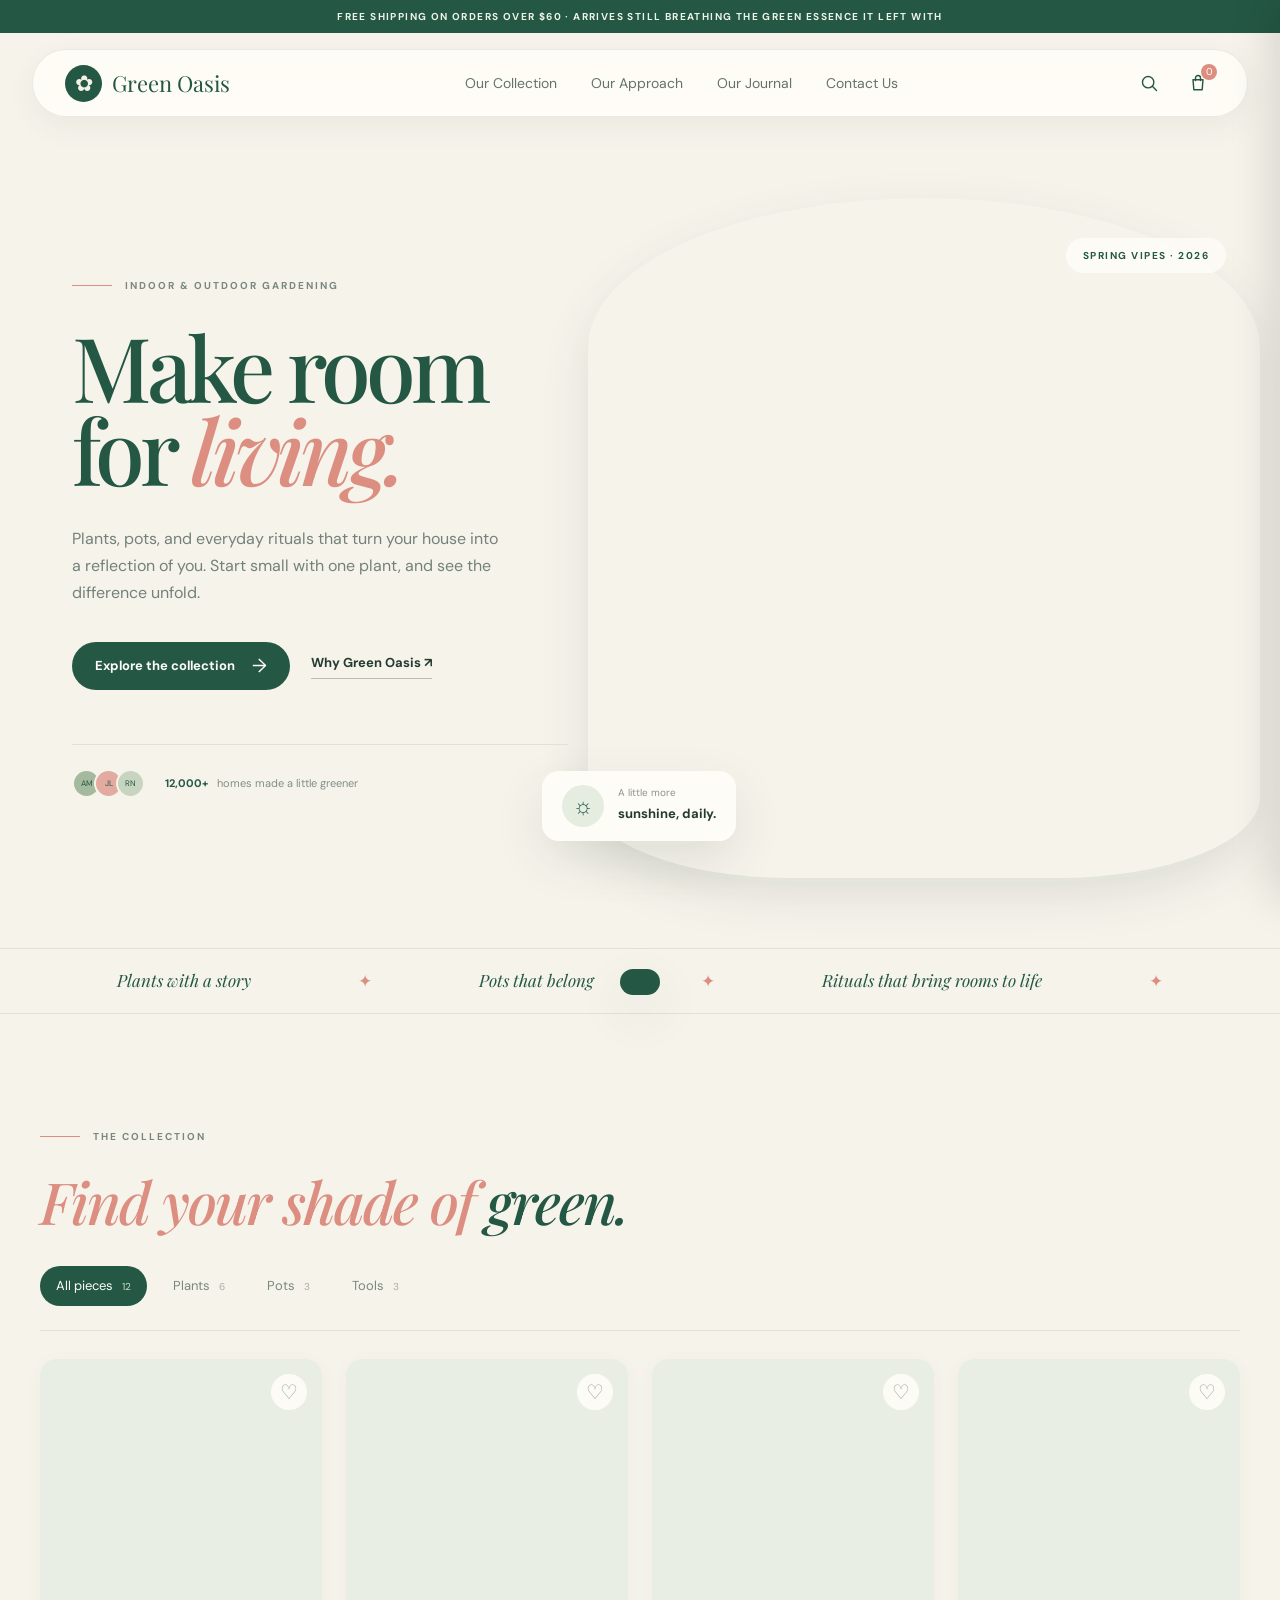
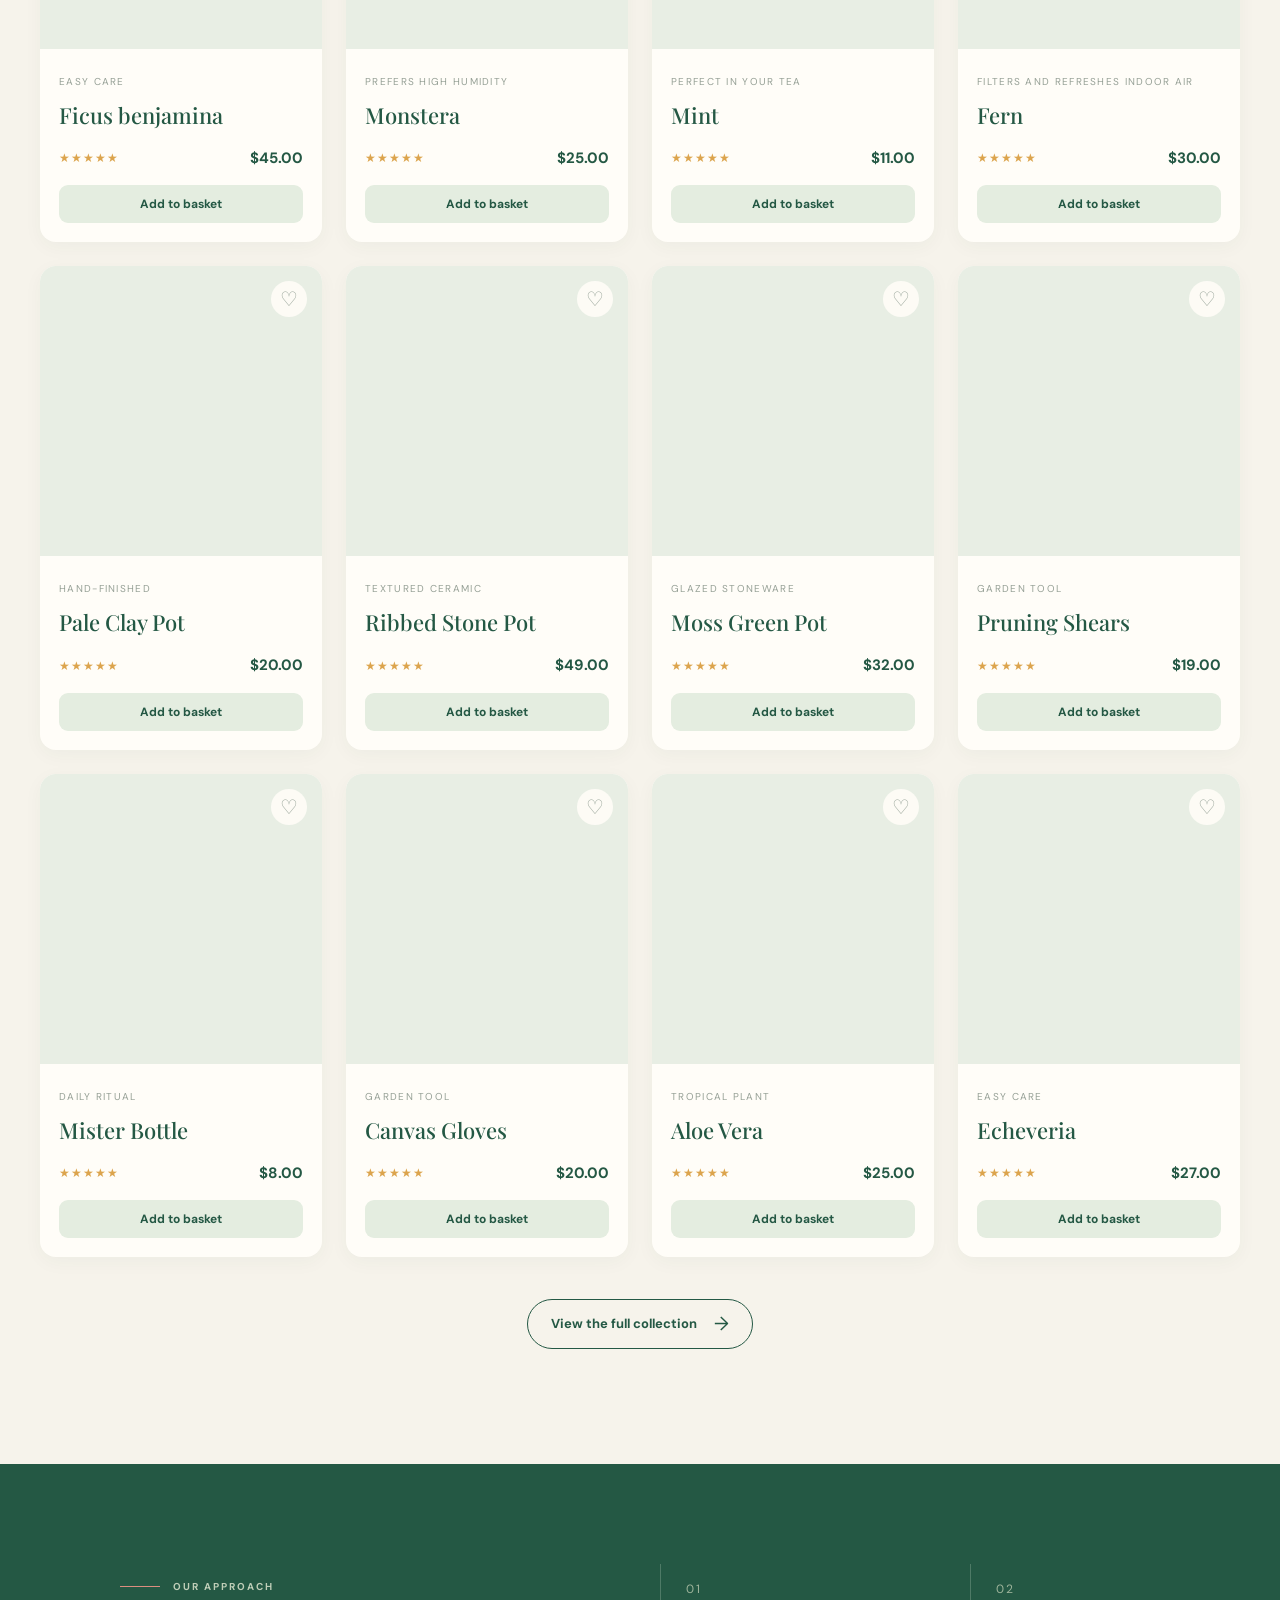
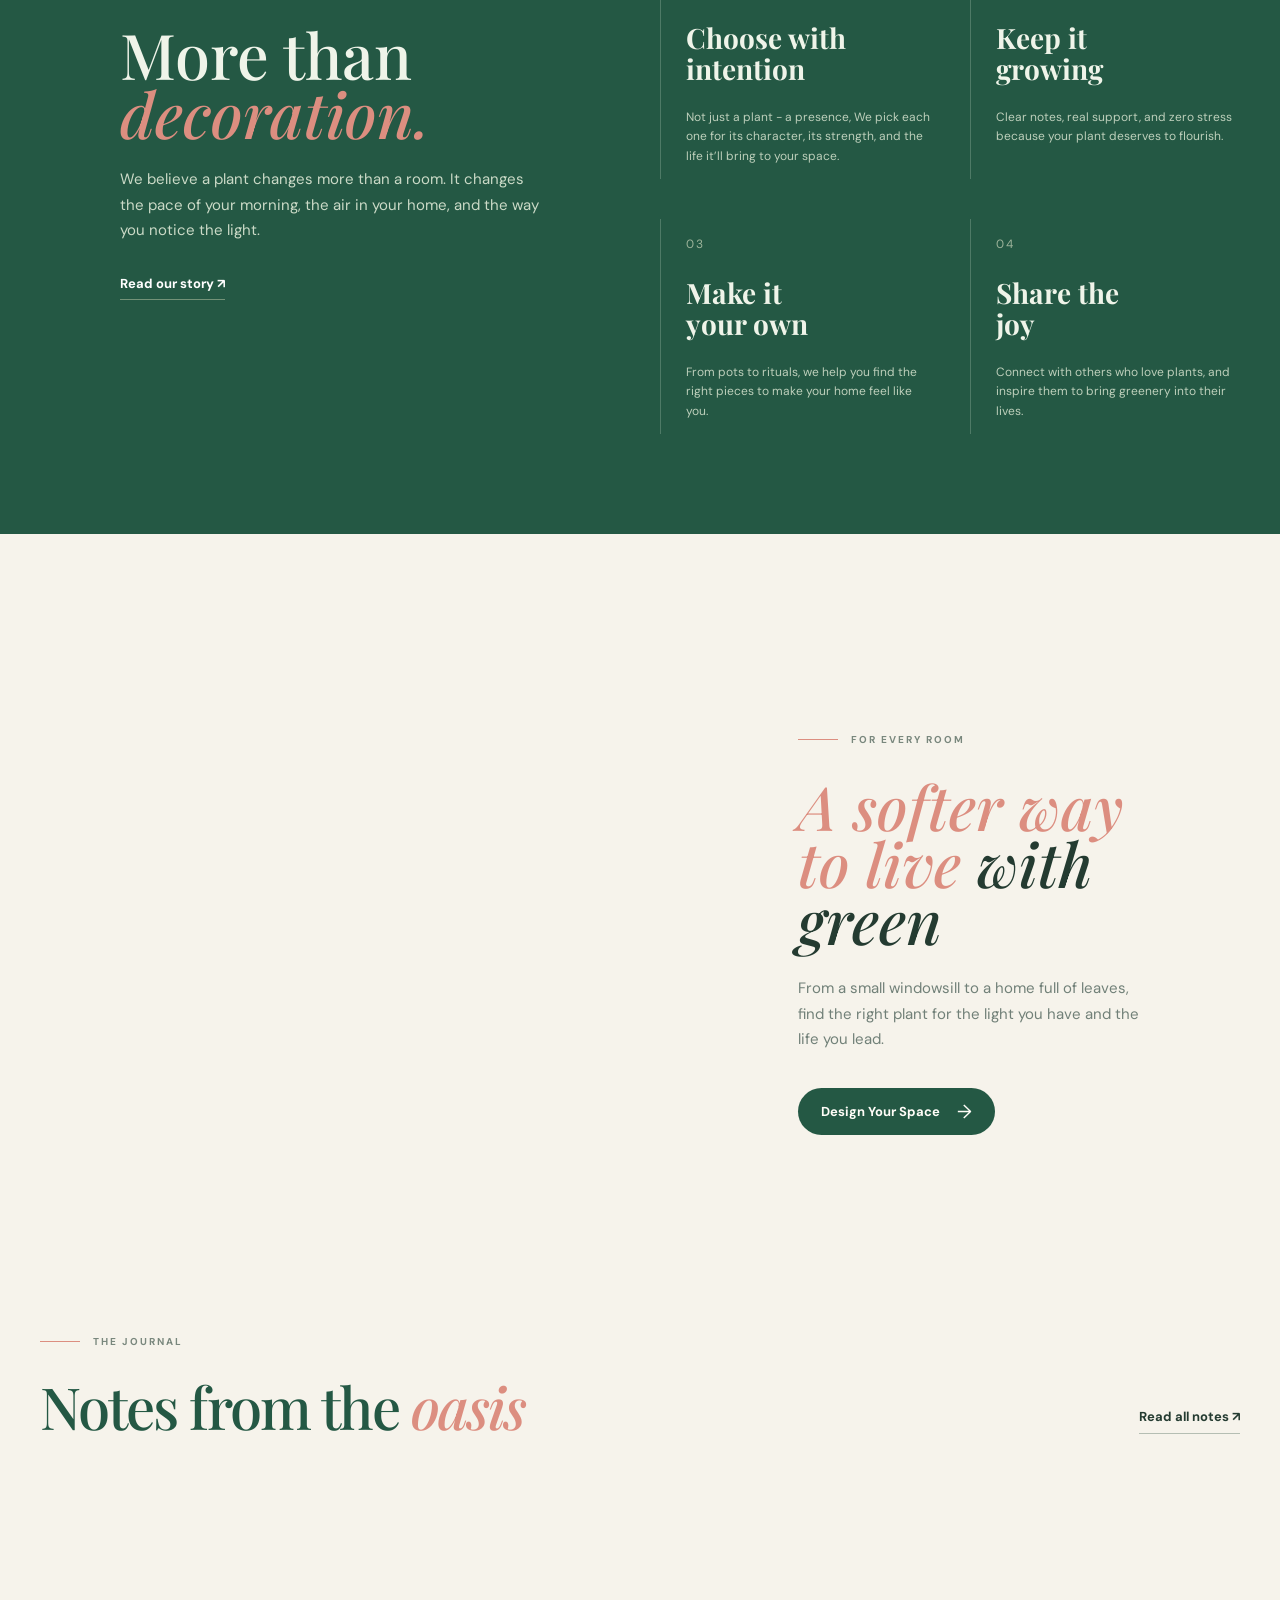
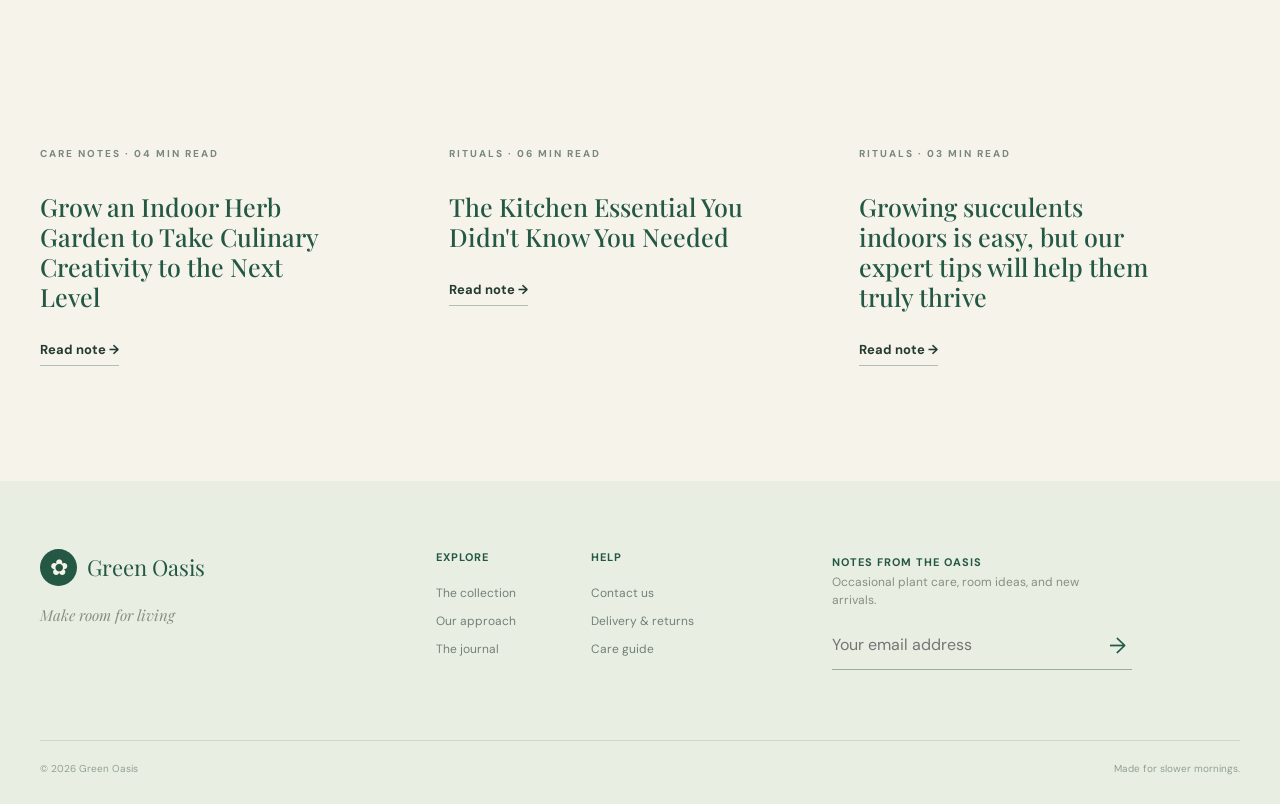
<file: index.htm>
<!doctype html>
<html lang="en">
  <head>
    <meta charset="UTF-8" />
    <meta name="viewport" content="width=device-width, initial-scale=1.0" />
    <meta name="description" content="Green Oasis — plants, pots, tools, and little rituals for homes that feel more like you." />
    <meta name="viewport" content="width=device-width, initial-scale=1.0" />
    <title> Green Oasis — Indoor gardening</title>
    <link rel="preconnect" href="https://fonts.googleapis.com" />
    <link rel="preconnect" href="https://fonts.gstatic.com" crossorigin />
    <link href="https://fonts.googleapis.com/css2?family=DM+Sans:wght@400;500;600;700&family=Playfair+Display:ital,wght@0,500;0,600;1,500;1,600&display=swap" rel="stylesheet" />
    <link rel="stylesheet" href="style.css" />
    <link rel="icon" href="data:image/svg+xml,<svg xmlns='http://www.w3.org/2000/svg' viewBox='0 0 100 100'><rect width='100' height='100' rx='30' ry='30' fill='%23245844'/><g fill='none' stroke='%23a9bba3' stroke-width='3.5' stroke-linecap='round' stroke-linejoin='round'><path d='M50 85 L50 40'/><path d='M50 55 C35 55 25 42 28 25 C45 25 55 38 50 55 Z'/><path d='M50 48 C65 48 75 36 72 20 C55 20 45 32 50 48 Z'/></g></svg>">

  </head>
  <body>
    <div class="announcement">FREE SHIPPING ON ORDERS OVER $60 · ARRIVES STILL BREATHING THE GREEN ESSENCE IT LEFT WITH </div>

    <header class="site-header" id="site-header">
      <a href="#top" class="brand" data-testid="link-brand">
        <span class="brand-mark" aria-hidden="true">✿</span>
        <span>Green Oasis</span>
      </a>
      <nav class="desktop-nav" aria-label="Main navigation">
        <a href="#collection" data-testid="link-collection">Our Collection</a>
        <a href="#approach" data-testid="link-approach">Our Approach</a>
        <a href="#journal" data-testid="link-journal">Our Journal</a>
        <a href="#contact" data-testid="link-contact">Contact Us</a>
      </nav>
      <div class="header-actions">
        <button class="icon-button" id="search-button" aria-label="Search" data-testid="button-search">
          <svg viewBox="0 0 24 24" aria-hidden="true"><circle cx="11" cy="11" r="6.8"></circle><path d="m16 16 5 5"></path></svg>
        </button>
        <button class="icon-button cart-button" id="cart-button" aria-label="Open cart" data-testid="button-cart">
          <svg viewBox="0 0 24 24" aria-hidden="true"><path d="M6 8h12l-1 12H7L6 8Z"></path><path d="M9 9V6a3 3 0 0 1 6 0v3"></path></svg>
          <span class="cart-count" id="cart-count">0</span>
        </button>
        <button class="menu-button" id="menu-button" aria-label="Open menu" data-testid="button-menu">
          <span></span><span></span>
        </button>
      </div>
    </header>

    <main id="top">
      <section class="hero reveal">
        <div class="hero-copy">
          <p class="eyebrow"><span></span> INDOOR & OUTDOOR GARDENING</p>
          <h1>Make room<br />for <em>living.</em></h1>
          <p class="hero-text">Plants, pots, and everyday rituals that turn your house into a reflection of you. Start small with one plant, and see the difference unfold.</p>
          <div class="hero-actions">
            <a href="#collection" class="button button-dark" data-testid="button-explore">Explore the collection <span>→</span></a>
            <a href="#approach" class="text-link" data-testid="link-why">Why Green Oasis <span>↗</span></a>
          </div>
          <div class="hero-proof">
            <div class="avatar-stack"><span>AM</span><span>JL</span><span>RN</span></div>
            <strong>12,000+</strong> homes made a little greener
          </div>
        </div>
        <div class="hero-image-wrap">
          <div class="hero-image" role="img" aria-label="Sunlit room with plants" style="background-image: url('https://i.pinimg.com/736x/1e/f9/85/1ef98598164596736918eaf9b61f18f6.jpg?auto=format&fit=crop&w=1200&q=85')"></div>
          <span class="hero-tag">SPRING VIPES · 2026</span>
          <div class="hero-note"><span class="sun-icon">☼</span><small>A little more</small><strong>sunshine, daily.</strong></div>
        </div>
      </section>

      <section class="marquee" aria-label="Green Oasis promise">
        <span>Plants with a story</span><i>✦</i><span>Pots that belong</span><i>✦</i><span>Rituals that bring rooms to life</span><i>✦</i>
      </section>

      <section class="section collection-section reveal" id="collection">
        <div class="section-heading">
          <div><p class="eyebrow"><span></span> THE COLLECTION</p><h2><em>Find your shade of </em><i> green.</i></h2></div>
        </div>
        <div class="filter-row" role="group" aria-label="Filter products">
          <button class="filter active" data-category="all" data-testid="filter-all">All pieces <span>12</span></button>
          <button class="filter" data-category="plant" data-testid="filter-plants">Plants <span>6</span></button>
          <button class="filter" data-category="pot" data-testid="filter-pots">Pots <span>3</span></button>
          <button class="filter" data-category="tool" data-testid="filter-tools">Tools <span>3</span></button>
        </div>
        <div class="product-grid" id="product-grid"></div>
        <div class="center-action"><button class="button button-light" id="view-all" data-testid="button-view-all">View the full collection <span>→</span></button></div>
      </section>

      <section class="approach-section reveal" id="approach">
        <div class="section approach-copy">
          <p class="eyebrow light"><span></span> OUR APPROACH</p>
          <h2>More than<br /><em>decoration.</em></h2>
          <p>We believe a plant changes more than a room. It changes the pace of your morning, the air in your home, and the way you notice the light.</p>
          <a href="#journal" class="light-link" data-testid="link-read-story">Read our story <span>↗</span></a>
        </div>
        <div class="approach-stat-grid">
        <div class="approach-stat"><span>01</span><strong>Choose with<br />intention</strong><p>Not just a plant - a presence, We pick each one for its character, its strength, and the life it’ll bring to your space.</p></div>
        <div class="approach-stat"><span>02</span><strong>Keep it<br />growing</strong><p>Clear notes, real support, and zero stress because your plant deserves to flourish.</p></div>
        <div class="approach-stat"><span>03</span><strong>Make it<br />your own</strong><p>From pots to rituals, we help you find the right pieces to make your home feel like you.</p></div>
        <div class="approach-stat"><span>04</span><strong>Share the<br />joy</strong><p>Connect with others who love plants, and inspire them to bring greenery into their lives.</p></div>
      </div>
      </section>

      <section class="room-section section reveal">
        <div class="room-image" role="img" aria-label="Lush plants on a shelf" style="background-image:url('https://i.pinimg.com/736x/9e/b2/2a/9eb22a0d73c68008234f40cc682c15f4.jpg')"></div>
        <div class="room-copy"><p class="eyebrow"><span></span> FOR EVERY ROOM</p>
          <h2><em>A softer way<br />to live </em> <i> with green </i></h2>
          <p>From a small windowsill to a home full of leaves, find the right plant for the light you have and the life you lead.</p>
          <a href="#collection" class="button button-dark" data-testid="button-shop-plants"> Design Your Space <span>→</span></a></div>
      </section>

      <section class="journal-section section reveal" id="journal">
        <div class="section-heading"><div><p class="eyebrow"><span></span> THE JOURNAL</p><h2>Notes from the <em>oasis</em></h2></div><a class="text-link" href="#journal" data-testid="link-all-journal">Read all notes <span>↗</span></a></div>
        <div class="journal-grid">
          <article class="journal-card"><div class="journal-image image-one"></div><p class="eyebrow">CARE NOTES · 04 MIN READ</p><h3>Grow an Indoor Herb Garden to Take Culinary Creativity to the Next Level</h3><a href="#journal" class="read-link" data-testid="link-journal-light">Read note <span>→</span></a></article>
          <article class="journal-card"><div class="journal-image image-two"></div><p class="eyebrow">RITUALS · 06 MIN READ</p><h3>The Kitchen Essential You Didn't Know You Needed</h3><a href="#journal" class="read-link" data-testid="link-journal-rental">Read note <span>→</span></a></article>
          <article class="journal-card"><div class="journal-image image-three"></div><p class="eyebrow">RITUALS · 03 MIN READ</p><h3>Growing succulents indoors is easy, but our expert tips will help them truly thrive</h3><a href="#journal" class="read-link" data-testid="link-journal-reset">Read note <span>→</span></a></article>
        </div>
      </section>
    </main>

    <footer class="footer" id="contact">
      <div><a href="#top" class="brand footer-brand" data-testid="link-footer-brand"><span class="brand-mark">✿</span><span>Green Oasis</span></a><p>Make room for living</p></div>
      <div class="footer-links"><div><strong>Explore</strong><a href="#collection">The collection</a><a href="#approach">Our approach</a><a href="#journal">The journal</a></div>
      <div><strong>Help</strong><a href="mailto:hello@greenoasis.example">Contact us</a>
        <a href="#top">Delivery & returns</a><a href="#top">Care guide</a></div></div>
      <div class="newsletter"><strong>Notes from the oasis</strong>
        <p>Occasional plant care, room ideas, and new arrivals.</p>
        <form id="newsletter-form"><label class="sr-only" for="email">Email address</label>
          <input id="email" type="email" placeholder="Your email address" required />
          <button type="submit" aria-label="Subscribe" data-testid="button-subscribe">→</button></form></div>
      <div class="copyright">© 2026 Green Oasis <span>Made for slower mornings.</span></div>
    </footer>

    <div class="mobile-nav" id="mobile-nav" aria-hidden="true"><button class="close-menu" id="close-menu" aria-label="Close menu">×</button><a href="#collection">The collection</a><a href="#approach">Our approach</a><a href="#journal">The journal</a></div>
    <aside class="cart-drawer" id="cart-drawer" aria-hidden="true"><div class="drawer-head"><h2>Your basket</h2><button id="close-cart" aria-label="Close cart">×</button></div>
      <div id="cart-items" class="cart-items"></div>
      <div class="cart-footer"><div><span>Subtotal</span>
        <strong id="cart-total">$0.00</strong></div><button class="button button-dark full" id="checkout-button" data-testid="button-checkout">Continue to checkout <span>→</span></button></div></aside>
    <div class="drawer-backdrop" id="drawer-backdrop"></div>
    <div class="toast" id="toast" role="status"></div>
    <script src="script.js"></script>
  </body>
</html>
</file>
<file: style.css>
:root {
  --forest: #245844;
  --ink: #243b31;
  --sage: #a9bba3;
  --mint: #e4ede0;
  --cream: #f6f3eb;
  --paper: #fffdf8;
  --clay: #dc8e80;
  --muted: #718078;
  --line: #dce4d9;
  --shadow: 0 18px 50px rgba(35, 65, 48, .11);
  --serif: "Playfair Display", Georgia, serif;
  --sans: "DM Sans", Arial, sans-serif;
}

* {
  box-sizing: border-box;
}

html {
  scroll-behavior: smooth;
}

body {
  margin: 0;
  background: var(--cream);
  color: var(--ink);
  font-family: var(--sans);
  line-height: 1.5;
}

a {
  color: inherit;
  text-decoration: none;
}

button,
input {
  font: inherit;
}

button {
  cursor: pointer;
  border: 0;
  background: none;
  color: inherit;
}

.sr-only {
  position: absolute;
  width: 1px;
  height: 1px;
  padding: 0;
  margin: -1px;
  overflow: hidden;
  clip: rect(0, 0, 0, 0);
  white-space: nowrap;
  border: 0;
}

.announcement {
  height: 33px;
  background: var(--forest);
  color: #eef3e8;
  text-align: center;
  font-size: 10px;
  letter-spacing: 1.4px;
  font-weight: 700;
  padding: 9px 16px;
}

.site-header {
  position: fixed;
  z-index: 10;
  top: 49px;
  left: 50%;
  transform: translateX(-50%);
  width: min(95%, 1376px);
  height: 68px;
  display: flex;
  align-items: center;
  justify-content: space-between;
  padding: 0 32px;
  background: rgba(255, 253, 248, .9);
  border: 1px solid rgba(36, 88, 68, .1);
  border-radius: 40px;
  box-shadow: 0 10px 30px rgba(35, 65, 48, .06);
  -webkit-backdrop-filter: blur(10px);
  backdrop-filter: blur(12px);
  transition: transform .35s ease, opacity .35s ease;
}

.site-header.is-hidden {
  transform: translate(-50%, -130%);
  opacity: 0;
}

.brand {
  display: flex;
  align-items: center;
  gap: 10px;
  font-family: var(--serif);
  font-size: 22px;
  color: var(--forest);
}

.brand-mark {
  width: 37px;
  height: 37px;
  border-radius: 50%;
  display: grid;
  place-items: center;
  background: var(--forest);
  color: #f5f2e8;
  font-family: Georgia;
  font-size: 22px;
}

.desktop-nav {
  display: flex;
  gap: 34px;
  font-size: 14px;
  color: #64736a;
}

.desktop-nav a:hover,
.text-link:hover,
.read-link:hover {
  color: var(--forest);
}

.header-actions {
  display: flex;
  align-items: center;
  gap: 15px;
}

.icon-button {
  width: 34px;
  height: 34px;
  display: grid;
  place-items: center;
  position: relative;
}

.icon-button svg {
  width: 20px;
  height: 20px;
  fill: none;
  stroke: var(--forest);
  stroke-width: 1.7;
  stroke-linecap: round;
  stroke-linejoin: round;
}

.icon-button:hover {
  background: var(--mint);
  border-radius: 50%;
}

.cart-count {
  position: absolute;
  right: -2px;
  top: -2px;
  min-width: 16px;
  height: 16px;
  padding: 0 4px;
  border-radius: 9px;
  background: var(--clay);
  color: white;
  font-size: 10px;
  line-height: 16px;
  text-align: center;
}

.menu-button {
  display: none;
  width: 34px;
  height: 34px;
}

.menu-button span {
  display: block;
  width: 22px;
  height: 1px;
  background: var(--forest);
  margin: 6px auto;
}

.hero {
  min-height: 870px;
  max-width: 1376px;
  margin: auto;
  padding: 165px 40px 70px;
  display: grid;
  grid-template-columns: 44% 56%;
  align-items: center;
  gap: 20px;
}

.hero-copy {
  padding-left: 32px;
  position: relative;
  z-index: 1;
}

.eyebrow {
  font-size: 10px;
  letter-spacing: 2px;
  color: #79877d;
  font-weight: 700;
  margin: 0 0 31px;
  display: flex;
  align-items: center;
  gap: 13px;
}

.eyebrow span {
  display: block;
  width: 40px;
  height: 1px;
  background: var(--clay);
}

h1,
h2,
h3,
p {
  margin-top: 0;
}

h1,
h2 {
  font-family: var(--serif);
  font-weight: 500;
  line-height: .93;
}

h1 {
  font-size: clamp(64px, 7vw, 115px);
  letter-spacing: -5px;
  margin-bottom: 34px;
  color: var(--forest);
}

h1 em,
h2 em {
  font-weight: 500;
  color: var(--clay);
}

.hero-text {
  max-width: 430px;
  color: #738279;
  font-size: 16px;
  line-height: 1.7;
  margin-bottom: 36px;
}

.hero-actions {
  display: flex;
  align-items: center;
  gap: 21px;
}

.button {
  display: inline-flex;
  align-items: center;
  justify-content: center;
  gap: 17px;
  border-radius: 28px;
  padding: 14px 23px;
  font-size: 13px;
  font-weight: 700;
  transition: transform .2s, background .2s, box-shadow .2s;
}

.button span {
  font-size: 19px;
  font-weight: 400;
  line-height: 0;
}

.button:hover {
  transform: translateY(-3px);
  box-shadow: 0 10px 20px rgba(35, 65, 48, .12);
}

.button-dark {
  background: var(--forest);
  color: #fffdf8;
}

.button-light {
  background: transparent;
  border: 1px solid var(--forest);
  color: var(--forest);
}

.text-link,
.light-link,
.read-link {
  font-size: 13px;
  font-weight: 700;
  border-bottom: 1px solid #b5beb3;
  padding-bottom: 6px;
}

.hero-proof {
  border-top: 1px solid var(--line);
  margin-top: 54px;
  padding-top: 24px;
  display: flex;
  align-items: center;
  gap: 9px;
  color: #819087;
  font-size: 11px;
}

.hero-proof strong {
  color: var(--forest);
  margin-left: 4px;
}

.avatar-stack {
  display: flex;
  margin-right: 7px;
}

.avatar-stack span {
  height: 29px;
  width: 29px;
  border-radius: 50%;
  display: grid;
  place-items: center;
  background: #c7d4bf;
  color: var(--forest);
  border: 2px solid var(--cream);
  font-size: 8px;
  margin-left: -7px;
}

.avatar-stack span:first-child {
  margin-left: 0;
  background: #a4b99e;
}

.avatar-stack span:nth-child(2) {
  background: #e3aa9f;
}

.hero-image-wrap {
  height: 680px;
  position: relative;
}

.hero-image {
  height: 100%;
  width: 100%;
  border-radius: 50% 50% 30% 30% / 22% 22% 12% 12%;
  background-size: cover;
  background-position: center;
  box-shadow: var(--shadow);
}

.hero-tag {
  position: absolute;
  right: 34px;
  top: 40px;
  background: rgba(255, 253, 248, .82);
  border-radius: 22px;
  padding: 10px 17px;
  font-size: 10px;
  letter-spacing: 1.5px;
  color: var(--forest);
  font-weight: 700;
}

.hero-note {
  position: absolute;
  bottom: 37px;
  left: -46px;
  padding: 14px 20px;
  background: rgba(255, 253, 248, .95);
  border-radius: 17px;
  box-shadow: var(--shadow);
  display: grid;
  grid-template-columns: 45px 1fr;
  column-gap: 11px;
}

.sun-icon {
  grid-row: span 2;
  display: grid;
  place-items: center;
  width: 42px;
  height: 42px;
  border-radius: 50%;
  background: var(--mint);
  font-size: 23px;
  color: var(--forest);
}

.hero-note small {
  font-size: 10px;
  color: #8a948a;
}

.hero-note strong {
  font-size: 13px;
}

.marquee {
  border-top: 1px solid var(--line);
  border-bottom: 1px solid var(--line);
  padding: 19px 5%;
  display: flex;
  justify-content: space-around;
  color: var(--forest);
  font-family: var(--serif);
  font-style: italic;
  font-size: 17px;
}

.marquee i {
  font-style: normal;
  color: var(--clay);
}

.section {
  max-width: 1280px;
  margin: auto;
  padding: 115px 40px;
}

.section-heading {
  display: flex;
  justify-content: space-between;
  align-items: end;
  margin-bottom: 38px;
}

.section-heading h2 {
  font-size: 58px;
  letter-spacing: -2px;
  color: var(--forest);
  margin: 0;
}


.filter-row {
  display: flex;
  gap: 10px;
  border-bottom: 1px solid var(--line);
  padding-bottom: 24px;
  margin-bottom: 28px;
  overflow: auto;
}

.filter {
  padding: 10px 16px;
  border-radius: 22px;
  white-space: nowrap;
  color: #7a887e;
  font-size: 13px;
}

.filter span {
  color: #a5afa5;
  font-size: 10px;
  margin-left: 6px;
}

.filter:hover,
.filter.active {
  background: var(--forest);
  color: var(--paper);
}

.filter.active span {
  color: #cfe1c8;
}

.product-grid {
  display: grid;
  grid-template-columns: repeat(4, 1fr);
  gap: 24px;
  min-height: 590px;
}

.product-card {
  background: var(--paper);
  border-radius: 16px;
  overflow: hidden;
  box-shadow: 0 5px 19px rgba(35, 65, 48, .04);
  transition: transform .3s, box-shadow .3s;
  animation: card-in .55s both;
}

.product-card:hover {
  transform: translateY(-7px);
  box-shadow: var(--shadow);
}

.product-image {
  height: 290px;
  background: #e8eee4 center/cover;
  position: relative;
}

.product-favorite {
  position: absolute;
  top: 15px;
  right: 15px;
  background: rgba(255, 253, 248, .9);
  width: 36px;
  height: 36px;
  border-radius: 50%;
  font-size: 20px;
  color: #9aa69b;
}

.product-favorite.is-favorite {
  color: var(--clay);
}

.product-info {
  padding: 19px;
}

.product-type {
  font-size: 10px;
  letter-spacing: 1.3px;
  color: #96a096;
  text-transform: uppercase;
}

.product-info h3 {
  font-family: var(--serif);
  font-size: 22px;
  font-weight: 500;
  color: var(--forest);
  margin: 7px 0 15px;
}

.product-meta {
  display: flex;
  justify-content: space-between;
  align-items: center;
  font-size: 13px;
  color: var(--forest);
}

.product-meta strong {
  font-size: 15px;
}

.stars {
  color: #dca44d;
  font-size: 12px;
  letter-spacing: 1px;
}

.add-product {
  margin-top: 16px;
  width: 100%;
  padding: 10px;
  border-radius: 9px;
  background: var(--mint);
  color: var(--forest);
  font-size: 12px;
  font-weight: 700;
  transition: .2s;
}

.add-product:hover {
  background: var(--forest);
  color: white;
}

.center-action {
  text-align: center;
  margin-top: 42px;
}


.approach-section {
  background: var(--forest);
  color: #eff4e9;
  display: grid;
  grid-template-columns: 1fr 1fr;
  gap: 40px;
  padding: 100px max(40px, calc((100vw - 1200px) / 2));
}

.approach-copy {
  margin-top: -100px;
}

.approach-copy h2 {
  font-size: 63px;
  margin: 0 0 25px;
}

.approach-copy>p:not(.eyebrow) {
  max-width: 420px;
  color: #cbdac7;
  line-height: 1.7;
  font-size: 15px;
}


.eyebrow.light {
  color: #bfceb8;
}

.light-link {
  color: white;
  border-color: #739278;
  display: inline-block;
  margin-top: 15px;
}


.approach-stat-grid {
  display: grid;
  grid-template-columns: 1fr 1fr;
  gap: 40px 40px;
  align-content: start;
}


.approach-stat {
  border-left: 1px solid rgba(220, 236, 215, .23);
  padding: 12px 0 0 25px;
  margin: 0;
}

.approach-stat span {
  font-size: 12px;
  letter-spacing: 2px;
  color: #9eb49b;
}

.approach-stat strong {
  display: block;
  font-family: var(--serif);
  font-size: 28px;
  line-height: 1.1;
  margin: 23px 0;
}

.approach-stat p {
  font-size: 12px;
  color: #bdcfbb;
  line-height: 1.65;
}


@media (max-width: 1024px) {
    .approach-section {
        grid-template-columns: 1fr;
        gap: 60px;
        padding: 80px 50px;
    }

    .approach-copy {
        margin-top: 0;
    }

    .approach-copy h2 {
        font-size: 48px;
    }

    .approach-copy>p:not(.eyebrow) {
        max-width: 100%;
        font-size: 16px;
    }
}

@media (max-width: 768px) {
    .approach-section {
        padding: 60px 30px;
        gap: 40px;
    }

    .approach-copy h2 {
        font-size: 36px;
    }

    .approach-stat-grid {
        gap: 30px;
    }
}

@media (max-width: 480px) {
    .approach-section {
        padding: 40px 20px;
        gap: 30px;
    }

    .approach-copy h2 {
        font-size: 28px;
        margin: 0 0 16px;
    }

    .approach-copy>p:not(.eyebrow) {
        font-size: 14px;
    }

    .approach-stat-grid {
        grid-template-columns: 1fr;
        gap: 25px;
    }

    .approach-stat strong {
        font-size: 24px;
        margin: 16px 0;
    }
}

.room-section {
  display: grid;
  grid-template-columns: 1.2fr .8fr;
  gap: 95px;
  align-items: center;
}

.room-image {
  height: 570px;
  background-size: cover;
  background-position: center;
  border-radius: 15px 50% 15px 15px;
}

.room-copy h2 {
  font-size: 61px;
  margin-bottom: 28px;
}

.room-copy>p:not(.eyebrow) {
  font-size: 15px;
  color: var(--muted);
  max-width: 360px;
  line-height: 1.7;
  margin-bottom: 35px;
}

.journal-section {
  padding-top: 0;
}

.journal-grid {
  display: grid;
  grid-template-columns: repeat(3, 1fr);
  gap: 28px;
}

.journal-image {
  height: 250px;
  border-radius: 14px;
  margin-bottom: 24px;
  background-position: center;
  background-size: cover;
}

.image-one {
  background-image: url('https://bonnieplants.com/cdn/shop/articles/herbgarden_68ee31f2-c2ea-473c-9e85-472a19d73743.jpg?auto=format&fit=crop&w=800&q=85');
}

.image-two {
  background-image: url('https://bonnieplants.com/cdn/shop/products/060721_T110854_202025_202159_Bonnie_BasilSweet_ALT_02_5f4470a8-2c46-4877-a798-0c85fa0079de.jpg?auto=format&fit=crop&w=800&q=85');
}

.image-three {
  background-image: url('https://bonnieplants.com/cdn/shop/articles/040617_FS_Succulents_21_52a14f00-95ae-464d-b802-973185c9760e.jpg?v=1642541808&width=600?auto=format&fit=crop&w=800&q=85');
}

.journal-card h3 {
  font-family: var(--serif);
  font-size: 25px;
  font-weight: 500;
  line-height: 1.2;
  color: var(--forest);
  max-width: 300px;
}

.journal-card .read-link {
  display: inline-block;
  margin-top: 3px;
}

.footer {
  background: #e9eee3;
  padding: 68px max(40px, calc((100vw - 1200px) / 2)) 28px;
  display: grid;
  grid-template-columns: 1.2fr 1.2fr 1.5fr;
  gap: 70px;
  color: var(--forest);
}

.footer-brand {
  margin-bottom: 18px;
}

.footer p {
  font-family: var(--serif);
  font-style: italic;
  color: #839082;
  font-size: 15px;
}

.footer-links {
  display: flex;
  gap: 75px;
}

.footer-links div {
  display: flex;
  flex-direction: column;
  gap: 10px;
  font-size: 12px;
}

.footer-links strong,
.newsletter>strong {
  font-size: 11px;
  letter-spacing: 1px;
  text-transform: uppercase;
  margin-bottom: 8px;
}

.footer-links a {
  color: #718078;
}

.newsletter p {
  font-family: var(--sans);
  font-style: normal;
  font-size: 12px;
  line-height: 1.5;
  max-width: 250px;
}

.newsletter form {
  display: flex;
  border-bottom: 1px solid #9cac9d;
  max-width: 300px;
}

.newsletter input {
  background: none;
  border: 0;
  padding: 12px 0;
  outline: none;
  flex: 1;
  color: var(--forest);
}

.newsletter button {
  font-size: 22px;
}

.copyright {
  border-top: 1px solid #cdd9cc;
  grid-column: 1 / -1;
  padding-top: 20px;
  font-size: 10px;
  color: #91a094;
  display: flex;
  justify-content: space-between;
}

.mobile-nav {
  position: fixed;
  inset: 0;
  background: var(--forest);
  color: #f6f3eb;
  z-index: 30;
  display: flex;
  flex-direction: column;
  justify-content: center;
  align-items: center;
  gap: 24px;
  font-family: var(--serif);
  font-size: 36px;
  transform: translateY(-100%);
  transition: transform .4s;
}

.mobile-nav.open {
  transform: translateY(0);
}

.close-menu {
  position: absolute;
  right: 28px;
  top: 20px;
  color: white;
  font-size: 36px;
}

.cart-drawer {
  position: fixed;
  z-index: 40;
  right: 0;
  top: 0;
  width: min(430px, 100%);
  height: 100vh;
  background: var(--paper);
  padding: 28px;
  transform: translateX(100%);
  transition: transform .4s;
  display: flex;
  flex-direction: column;
  box-shadow: -10px 0 40px rgba(0, 0, 0, .12);
}

.cart-drawer.open {
  transform: translateX(0);
}

.drawer-head {
  display: flex;
  justify-content: space-between;
  align-items: center;
  border-bottom: 1px solid var(--line);
  padding-bottom: 20px;
}

.drawer-head h2 {
  font-size: 34px;
  margin: 0;
  color: var(--forest);
}

.drawer-head button {
  font-size: 30px;
}

.drawer-backdrop {
  position: fixed;
  z-index: 35;
  inset: 0;
  background: rgba(19, 45, 32, .4);
  opacity: 0;
  pointer-events: none;
  transition: .3s;
}

.drawer-backdrop.open {
  opacity: 1;
  pointer-events: auto;
}

.cart-items {
  flex: 1;
  padding: 25px 0;
  overflow: auto;
}

.empty-cart {
  text-align: center;
  color: var(--muted);
  padding-top: 100px;
}

.cart-item {
  display: grid;
  grid-template-columns: 70px 1fr auto;
  gap: 12px;
  align-items: center;
  padding: 13px 0;
  border-bottom: 1px solid var(--line);
}

.cart-item-image {
  width: 70px;
  height: 70px;
  border-radius: 8px;
  background: center/cover;
}

.cart-item h3 {
  font-family: var(--serif);
  font-size: 17px;
  margin: 0;
  color: var(--forest);
}

.cart-item p {
  font-size: 12px;
  margin: 4px 0;
  color: var(--muted);
}

.remove-item {
  font-size: 11px;
  color: #a66f64;
  text-decoration: underline;
}

.cart-footer {
  border-top: 1px solid var(--line);
  padding-top: 22px;
}

.cart-footer>div {
  display: flex;
  justify-content: space-between;
  margin-bottom: 20px;
}

.cart-footer strong {
  font-family: var(--serif);
  font-size: 23px;
}

.full {
  width: 100%;
}

.toast {
  position: fixed;
  z-index: 50;
  bottom: 25px;
  left: 50%;
  transform: translate(-50%, 120px);
  background: var(--forest);
  color: white;
  padding: 13px 20px;
  border-radius: 30px;
  font-size: 13px;
  box-shadow: var(--shadow);
  transition: transform .3s;
}

.toast.show {
  transform: translate(-50%, 0);
}

@keyframes card-in {
  from {
    opacity: 0;
    transform: translateY(16px);
  }
  to {
    opacity: 1;
    transform: translateY(0);
  }
}

.reveal {
  opacity: 0;
  transform: translateY(24px);
  transition: opacity .7s ease, transform .7s ease;
}

.reveal.visible {
  opacity: 1;
  transform: none;
}

@media (max-width: 1000px) {
  .hero {
    grid-template-columns: 1fr 1fr;
    min-height: 760px;
  }

  .hero-copy {
    padding-left: 0;
  }

  h1 {
    font-size: 76px;
  }

  .hero-image-wrap {
    height: 570px;
  }

  .product-grid {
    grid-template-columns: repeat(3, 1fr);
  }

  .approach-section {
    grid-template-columns: 1fr 1fr;
  }

  .approach-copy {
    grid-column: 1 / -1;
  }

  .room-section {
    gap: 45px;
  }

  .room-copy h2 {
    font-size: 49px;
  }

  .footer {
    gap: 35px;
  }

  .footer-links {
    gap: 30px;
  }
}

@media (max-width: 700px) {
  .announcement {
    font-size: 8px;
    letter-spacing: 1px;
  }

  .site-header {
    top: 43px;
    height: 60px;
    padding: 0 18px;
  }

  .brand {
    font-size: 19px;
  }

  .brand-mark {
    width: 32px;
    height: 32px;
    font-size: 19px;
  }

  .desktop-nav,
  .search-button {
    display: none;
  }

  .menu-button {
    display: block;
  }

  .hero {
    display: flex;
    flex-direction: column;
    min-height: 0;
    padding: 140px 22px 65px;
    gap: 40px;
  }

  .hero-copy {
    width: 100%;
  }

  h1 {
    font-size: 67px;
    letter-spacing: -3px;
  }

  .hero-text {
    font-size: 14px;
  }

  .hero-image-wrap {
    height: 500px;
    width: 100%;
  }

  .hero-note {
    left: 10px;
    bottom: 23px;
  }

  .hero-tag {
    right: 16px;
    top: 20px;
    font-size: 8px;
  }

  .marquee {
    gap: 18px;
    justify-content: flex-start;
    overflow: hidden;
    white-space: nowrap;
    font-size: 14px;
  }

  .marquee span:nth-of-type(2) {
    display: none;
  }

  .section {
    padding: 75px 22px;
  }

  .section-heading {
    display: block;
  }

  .section-heading h2 {
    font-size: 45px;
    margin-bottom: 20px;
  }

  .section-intro {
    max-width: 280px;
  }

  .filter-row {
    margin-top: 27px;
  }

  .product-grid {
    grid-template-columns: repeat(2, 1fr);
    gap: 12px;
    min-height: 0;
  }

  .product-image {
    height: 190px;
  }

  .product-info {
    padding: 13px;
  }

  .product-info h3 {
    font-size: 18px;
  }

  .product-meta {
    display: block;
  }

  .product-meta strong {
    display: block;
    margin-top: 5px;
  }

  .add-product {
    font-size: 10px;
    margin-top: 12px;
  }

  .approach-section {
    display: block;
    padding: 75px 22px;
  }

  .approach-copy h2 {
    font-size: 54px;
  }

  .approach-stat {
    margin-top: 55px;
  }

  .room-section {
    display: flex;
    flex-direction: column-reverse;
    gap: 35px;
  }

  .room-image {
    width: 100%;
    height: 410px;
  }

  .room-copy h2 {
    font-size: 48px;
  }

  .journal-grid {
    grid-template-columns: 1fr;
    gap: 50px;
  }

  .journal-image {
    height: 270px;
  }

  .footer {
    display: block;
    padding: 60px 22px 25px;
  }

  .footer-links {
    margin: 45px 0;
    justify-content: space-between;
  }

  .newsletter {
    margin-bottom: 45px;
  }

  .copyright {
    display: block;
  }

  .copyright span {
    display: block;
    margin-top: 8px;
  }

  .mobile-nav {
    font-size: 33px;
  }

  .hero-proof {
    margin-top: 38px;
  }
}

@media (max-width: 390px) {
  h1 {
    font-size: 57px;
  }

  .product-grid {
    grid-template-columns: 1fr;
  }

  .product-image {
    height: 270px;
  }
}
</file>
